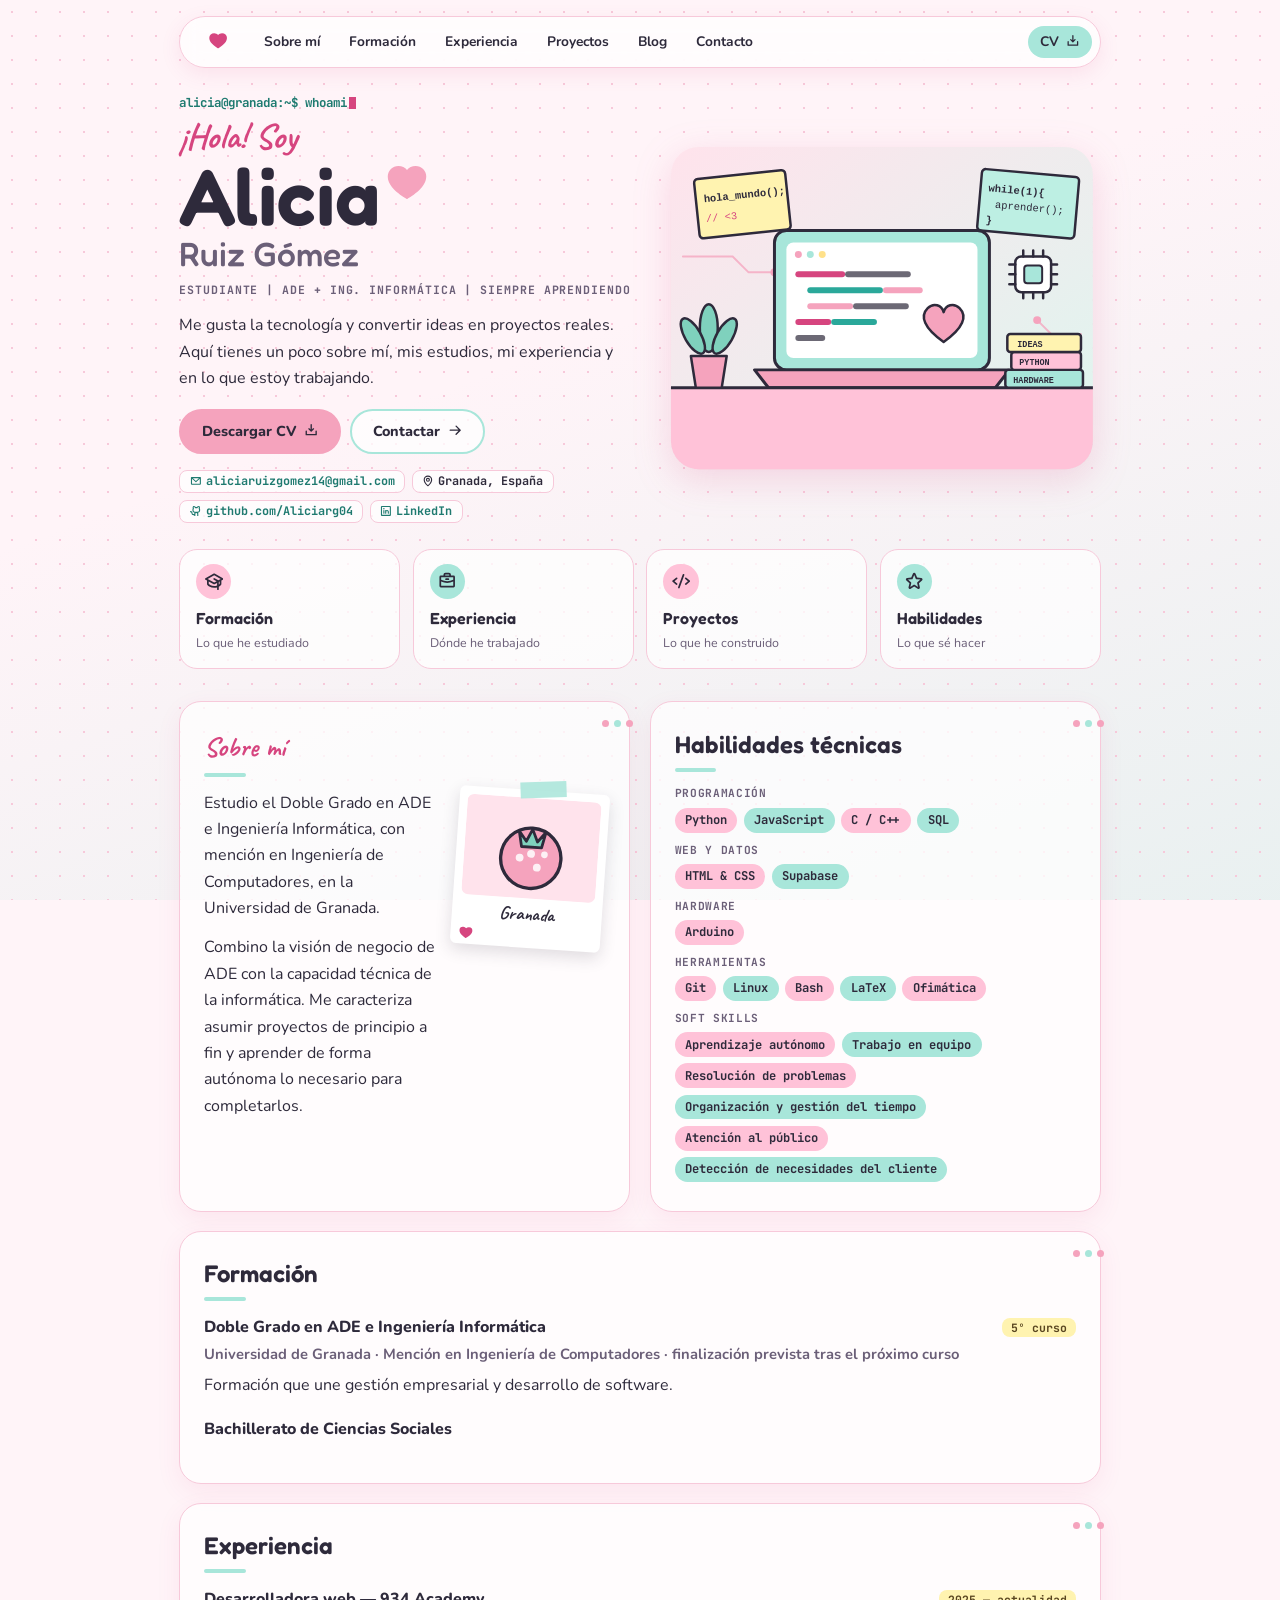
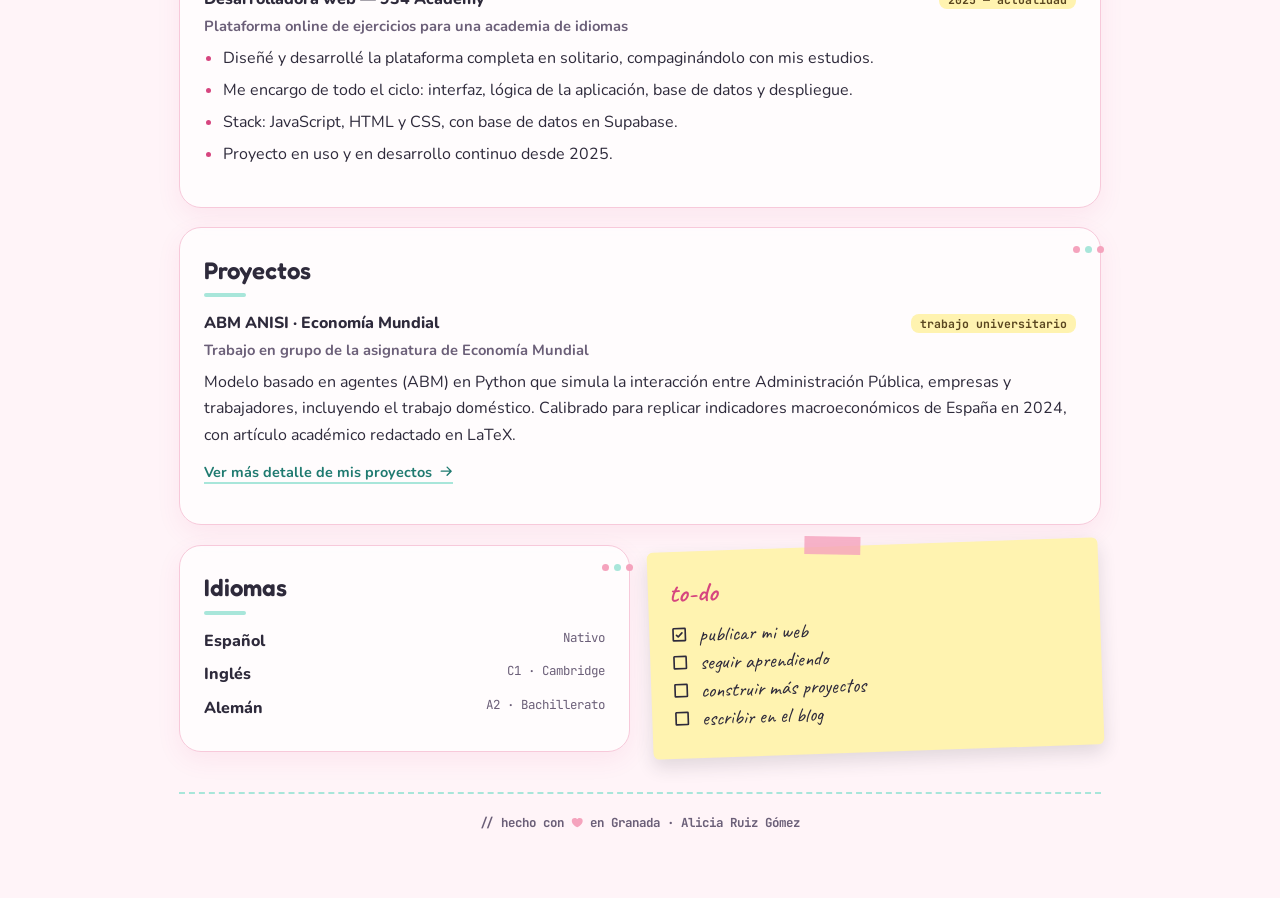
<file: index.html>
<!DOCTYPE html>
<html lang="es"><head><meta charset="UTF-8"><meta name="viewport" content="width=device-width, initial-scale=1, viewport-fit=cover">
<title>Alicia Ruiz Gómez · CV</title><meta name="description" content="Estudiante del Doble Grado en ADE e Ingeniería Informática (mención en Ingeniería de Computadores), UGR. Desarrolladora web. Granada."><meta name="color-scheme" content="light">
<link rel="preconnect" href="https://fonts.googleapis.com"><link rel="preconnect" href="https://fonts.gstatic.com" crossorigin><link href="https://fonts.googleapis.com/css2?family=Caveat:wght@600;700&family=Fredoka:wght@500;600&family=JetBrains+Mono:wght@500;700&family=Nunito:wght@400;600;700;800&display=swap" rel="stylesheet"><link rel="stylesheet" href="style.css"></head><body><div class="wrap">
<nav class="bar" aria-label="Principal"><a href="index.html" class="logo"><svg stroke="currentColor" fill="currentColor" stroke-width="0" viewBox="0 0 256 256" aria-hidden="true" focusable="false" height="1em" width="1em" xmlns="http://www.w3.org/2000/svg"><path d="M240,102c0,70-103.79,126.66-108.21,129a8,8,0,0,1-7.58,0C119.79,228.66,16,172,16,102A62.07,62.07,0,0,1,78,40c20.65,0,38.73,8.88,50,23.89C139.27,48.88,157.35,40,178,40A62.07,62.07,0,0,1,240,102Z"></path></svg></a><a href="index.html#sobre-mi">Sobre mí</a><a href="index.html#formacion">Formación</a><a href="index.html#experiencia">Experiencia</a><a href="proyectos.html">Proyectos</a><a href="blog.html">Blog</a><a href="contacto.html">Contacto</a><a class="cta" href="CV_Alicia_Ruiz_Gomez.pdf" download>CV <svg stroke="currentColor" fill="currentColor" stroke-width="0" viewBox="0 0 256 256" aria-hidden="true" focusable="false" height="1em" width="1em" xmlns="http://www.w3.org/2000/svg"><path d="M228,144v64a12,12,0,0,1-12,12H40a12,12,0,0,1-12-12V144a12,12,0,0,1,24,0v52H204V144a12,12,0,0,1,24,0Zm-108.49,8.49a12,12,0,0,0,17,0l40-40a12,12,0,0,0-17-17L140,115V32a12,12,0,0,0-24,0v83L96.49,95.51a12,12,0,0,0-17,17Z"></path></svg></a></nav>
<header class="hero"><div class="hero-text">
<p class="term">alicia@granada:~$ whoami<span class="cursor"></span></p>
<p class="hi">¡Hola! Soy</p>
<h1>Alicia<span class="heart"><svg stroke="currentColor" fill="currentColor" stroke-width="0" viewBox="0 0 256 256" aria-hidden="true" focusable="false" height="1em" width="1em" xmlns="http://www.w3.org/2000/svg"><path d="M240,102c0,70-103.79,126.66-108.21,129a8,8,0,0,1-7.58,0C119.79,228.66,16,172,16,102A62.07,62.07,0,0,1,78,40c20.65,0,38.73,8.88,50,23.89C139.27,48.88,157.35,40,178,40A62.07,62.07,0,0,1,240,102Z"></path></svg></span><span class="sn">Ruiz Gómez</span></h1>
<p class="role">ESTUDIANTE | ADE + ING. INFORMÁTICA | SIEMPRE APRENDIENDO</p>
<p class="print-only">Doble Grado en ADE e Ingeniería Informática · Mención en Ingeniería de Computadores · Universidad de Granada</p>
<p class="lead">Me gusta la tecnología y convertir ideas en proyectos reales. Aquí tienes un poco sobre mí, mis estudios, mi experiencia y en lo que estoy trabajando.</p>
<div class="btns"><a class="btn" href="CV_Alicia_Ruiz_Gomez.pdf" download>Descargar CV <svg stroke="currentColor" fill="currentColor" stroke-width="0" viewBox="0 0 256 256" aria-hidden="true" focusable="false" height="1em" width="1em" xmlns="http://www.w3.org/2000/svg"><path d="M228,144v64a12,12,0,0,1-12,12H40a12,12,0,0,1-12-12V144a12,12,0,0,1,24,0v52H204V144a12,12,0,0,1,24,0Zm-108.49,8.49a12,12,0,0,0,17,0l40-40a12,12,0,0,0-17-17L140,115V32a12,12,0,0,0-24,0v83L96.49,95.51a12,12,0,0,0-17,17Z"></path></svg></a><a class="btn o" href="contacto.html">Contactar <svg stroke="currentColor" fill="currentColor" stroke-width="0" viewBox="0 0 256 256" aria-hidden="true" focusable="false" height="1em" width="1em" xmlns="http://www.w3.org/2000/svg"><path d="M224.49,136.49l-72,72a12,12,0,0,1-17-17L187,140H40a12,12,0,0,1,0-24H187L135.51,64.48a12,12,0,0,1,17-17l72,72A12,12,0,0,1,224.49,136.49Z"></path></svg></a></div>
<div class="meta"><a href="mailto:aliciaruizgomez14@gmail.com"><svg stroke="currentColor" fill="currentColor" stroke-width="0" viewBox="0 0 256 256" aria-hidden="true" focusable="false" height="1em" width="1em" xmlns="http://www.w3.org/2000/svg"><path d="M224,44H32A12,12,0,0,0,20,56V192a20,20,0,0,0,20,20H216a20,20,0,0,0,20-20V56A12,12,0,0,0,224,44ZM193.15,68,128,127.72,62.85,68ZM44,188V83.28l75.89,69.57a12,12,0,0,0,16.22,0L212,83.28V188Z"></path></svg>aliciaruizgomez14@gmail.com</a><span><svg stroke="currentColor" fill="currentColor" stroke-width="0" viewBox="0 0 256 256" aria-hidden="true" focusable="false" height="1em" width="1em" xmlns="http://www.w3.org/2000/svg"><path d="M128,60a44,44,0,1,0,44,44A44.05,44.05,0,0,0,128,60Zm0,64a20,20,0,1,1,20-20A20,20,0,0,1,128,124Zm0-112a92.1,92.1,0,0,0-92,92c0,77.36,81.64,135.4,85.12,137.83a12,12,0,0,0,13.76,0,259,259,0,0,0,42.18-39C205.15,170.57,220,136.37,220,104A92.1,92.1,0,0,0,128,12Zm31.3,174.71A249.35,249.35,0,0,1,128,216.89a249.35,249.35,0,0,1-31.3-30.18C80,167.37,60,137.31,60,104a68,68,0,0,1,136,0C196,137.31,176,167.37,159.3,186.71Z"></path></svg>Granada, España</span><a href="https://github.com/Aliciarg04" target="_blank" rel="noopener"><svg stroke="currentColor" fill="currentColor" stroke-width="0" viewBox="0 0 256 256" aria-hidden="true" focusable="false" height="1em" width="1em" xmlns="http://www.w3.org/2000/svg"><path d="M212.62,75.17A63.7,63.7,0,0,0,206.39,26,12,12,0,0,0,196,20a63.71,63.71,0,0,0-50,24H126A63.71,63.71,0,0,0,76,20a12,12,0,0,0-10.39,6,63.7,63.7,0,0,0-6.23,49.17A61.5,61.5,0,0,0,52,104v8a60.1,60.1,0,0,0,45.76,58.28A43.66,43.66,0,0,0,92,192v4H76a20,20,0,0,1-20-20,44.05,44.05,0,0,0-44-44,12,12,0,0,0,0,24,20,20,0,0,1,20,20,44.05,44.05,0,0,0,44,44H92v12a12,12,0,0,0,24,0V192a20,20,0,0,1,40,0v40a12,12,0,0,0,24,0V192a43.66,43.66,0,0,0-5.76-21.72A60.1,60.1,0,0,0,220,112v-8A61.5,61.5,0,0,0,212.62,75.17ZM196,112a36,36,0,0,1-36,36H112a36,36,0,0,1-36-36v-8a37.87,37.87,0,0,1,6.13-20.12,11.65,11.65,0,0,0,1.58-11.49,39.9,39.9,0,0,1-.4-27.72,39.87,39.87,0,0,1,26.41,17.8A12,12,0,0,0,119.82,68h32.35a12,12,0,0,0,10.11-5.53,39.84,39.84,0,0,1,26.41-17.8,39.9,39.9,0,0,1-.4,27.72,12,12,0,0,0,1.61,11.53A37.85,37.85,0,0,1,196,104Z"></path></svg>github.com/Aliciarg04</a><a href="https://www.linkedin.com/in/alicia-ruiz-g%C3%B3mez-1591bb43b/" target="_blank" rel="noopener"><svg stroke="currentColor" fill="currentColor" stroke-width="0" viewBox="0 0 256 256" aria-hidden="true" focusable="false" height="1em" width="1em" xmlns="http://www.w3.org/2000/svg"><path d="M216,20H40A20,20,0,0,0,20,40V216a20,20,0,0,0,20,20H216a20,20,0,0,0,20-20V40A20,20,0,0,0,216,20Zm-4,192H44V44H212ZM112,176V120a12,12,0,0,1,21.43-7.41A40,40,0,0,1,192,148v28a12,12,0,0,1-24,0V148a16,16,0,0,0-32,0v28a12,12,0,0,1-24,0ZM96,120v56a12,12,0,0,1-24,0V120a12,12,0,0,1,24,0ZM68,80A16,16,0,1,1,84,96,16,16,0,0,1,68,80Z"></path></svg>LinkedIn</a></div>
</div><div class="hero-art"><svg viewBox="0 0 440 340" role="img" aria-label="Ilustración de un portátil con código, libros, una planta y notas adhesivas"><defs><linearGradient id="g" x1="0" y1="0" x2="1" y2="1"><stop offset="0" stop-color="#FFE3EC"/><stop offset="1" stop-color="#DDF6EF"/></linearGradient></defs>
<rect x="8" y="8" width="424" height="324" rx="28" fill="url(#g)"/>
<g fill="none" stroke="#F5A3BD" stroke-width="2" opacity=".75" stroke-linecap="round"><path d="M20 118h50l16 16h22"/><path d="M420 196h-30l-14-14"/><path d="M40 300h60l14-14"/></g><g fill="#F5A3BD"><circle cx="112" cy="134" r="4"/><circle cx="376" cy="182" r="4"/><circle cx="114" cy="286" r="4"/></g>
<g transform="rotate(-6 76 68)"><rect x="34" y="36" width="92" height="60" rx="4" fill="#FFF3B0" stroke="#2E2A3B" stroke-width="2.5"/><text x="42" y="60" font-family="monospace" font-size="10.5" font-weight="700" fill="#2E2A3B">hola_mundo();</text><text x="42" y="80" font-family="monospace" font-size="10.5" fill="#D6457F">// &lt;3</text></g>
<g transform="rotate(5 366 64)"><rect x="318" y="34" width="98" height="62" rx="4" fill="#BDEFE3" stroke="#2E2A3B" stroke-width="2.5"/><text x="326" y="56" font-family="monospace" font-size="10.5" font-weight="700" fill="#2E2A3B">while(1){</text><text x="334" y="72" font-family="monospace" font-size="10.5" fill="#2E2A3B">aprender();</text><text x="326" y="88" font-family="monospace" font-size="10.5" font-weight="700" fill="#2E2A3B">}</text></g>
<rect x="112" y="92" width="216" height="140" rx="12" fill="#A8E6DA" stroke="#2E2A3B" stroke-width="3"/><rect x="124" y="104" width="192" height="116" rx="7" fill="#fff"/>
<circle cx="136" cy="116" r="3.5" fill="#F5A3BD"/><circle cx="148" cy="116" r="3.5" fill="#A8E6DA"/><circle cx="160" cy="116" r="3.5" fill="#FFE18A"/>
<g stroke-linecap="round" stroke-width="6" fill="none"><path d="M136 136h44" stroke="#D6457F"/><path d="M186 136h60" stroke="#2E2A3B" opacity=".7"/><path d="M148 152h70" stroke="#2AA89A"/><path d="M224 152h34" stroke="#F5A3BD"/><path d="M148 168h40" stroke="#F5A3BD"/><path d="M194 168h50" stroke="#2E2A3B" opacity=".7"/><path d="M136 184h30" stroke="#D6457F"/><path d="M172 184h40" stroke="#2AA89A"/><path d="M136 200h24" stroke="#2E2A3B" opacity=".7"/></g>
<path d="M282 204C262 190 258 178 266 170C272 164 280 167 282 174C284 167 292 164 298 170C306 178 302 190 282 204Z" fill="#F5A3BD" stroke="#2E2A3B" stroke-width="2.5" stroke-linejoin="round"/>
<path d="M92 232h256l-14 18H106z" fill="#F5A3BD" stroke="#2E2A3B" stroke-width="3" stroke-linejoin="round"/>
<path d="M8 250h424v54a28 28 0 0 1-28 28H36a28 28 0 0 1-28-28z" fill="#FFC2D8"/><path d="M8 250h424" stroke="#2E2A3B" stroke-width="3"/>
<g stroke="#2E2A3B" stroke-width="2.5"><rect x="344" y="232" width="78" height="18" rx="3" fill="#A8E6DA"/><rect x="350" y="214" width="70" height="18" rx="3" fill="#FFC2D8"/><rect x="346" y="196" width="74" height="18" rx="3" fill="#FFF3B0"/></g>
<g font-family="monospace" font-size="8.5" font-weight="700" fill="#2E2A3B"><text x="352" y="245">HARDWARE</text><text x="358" y="227">PYTHON</text><text x="356" y="209">IDEAS</text></g>
<path d="M28 218h36l-5 32H33z" fill="#F5A3BD" stroke="#2E2A3B" stroke-width="2.5" stroke-linejoin="round"/>
<g fill="#7FD1BD" stroke="#2E2A3B" stroke-width="2.5"><ellipse cx="46" cy="190" rx="9" ry="24"/><ellipse cx="30" cy="198" rx="8" ry="20" transform="rotate(-30 30 198)"/><ellipse cx="62" cy="198" rx="8" ry="20" transform="rotate(30 62 198)"/></g>
<g transform="translate(348 112)"><rect x="6" y="6" width="36" height="36" rx="6" fill="#fff" stroke="#2E2A3B" stroke-width="2.5"/><rect x="15" y="15" width="18" height="18" rx="3" fill="#A8E6DA" stroke="#2E2A3B" stroke-width="2"/><path d="M14 0v6M24 0v6M34 0v6M14 42v6M24 42v6M34 42v6M0 14h6M0 24h6M0 34h6M42 14h6M42 24h6M42 34h6" stroke="#2E2A3B" stroke-width="2.5" stroke-linecap="round"/></g></svg></div></header>
<div class="quick"><a href="#formacion"><span class="ic"><svg stroke="currentColor" fill="currentColor" stroke-width="0" viewBox="0 0 256 256" aria-hidden="true" focusable="false" height="1em" width="1em" xmlns="http://www.w3.org/2000/svg"><path d="M249.8,85.49l-116-64a12,12,0,0,0-11.6,0l-116,64a12,12,0,0,0,0,21l21.8,12v47.76a19.89,19.89,0,0,0,5.09,13.32C46.63,194.7,77,220,128,220a136.88,136.88,0,0,0,40-5.75V240a12,12,0,0,0,24,0V204.12a119.53,119.53,0,0,0,30.91-24.51A19.89,19.89,0,0,0,228,166.29V118.53l21.8-12a12,12,0,0,0,0-21ZM128,45.71,219.16,96,186,114.3a1.88,1.88,0,0,1-.18-.12l-52-28.69a12,12,0,0,0-11.6,21l39,21.49L128,146.3,36.84,96ZM128,196c-40.42,0-64.65-19.07-76-31.27v-33l70.2,38.74a12,12,0,0,0,11.6,0L168,151.64v37.23A110.46,110.46,0,0,1,128,196Zm76-31.27a93.21,93.21,0,0,1-12,10.81V138.39l12-6.62Z"></path></svg></span><b>Formación</b><small>Lo que he estudiado</small></a><a href="#experiencia"><span class="ic"><svg stroke="currentColor" fill="currentColor" stroke-width="0" viewBox="0 0 256 256" aria-hidden="true" focusable="false" height="1em" width="1em" xmlns="http://www.w3.org/2000/svg"><path d="M100,100a12,12,0,0,1,12-12h32a12,12,0,0,1,0,24H112A12,12,0,0,1,100,100ZM236,68V196a20,20,0,0,1-20,20H40a20,20,0,0,1-20-20V68A20,20,0,0,1,40,48H76V40a28,28,0,0,1,28-28h48a28,28,0,0,1,28,28v8h36A20,20,0,0,1,236,68ZM100,48h56V40a4,4,0,0,0-4-4H104a4,4,0,0,0-4,4ZM44,72v35.23A180.06,180.06,0,0,0,128,128a180,180,0,0,0,84-20.78V72ZM212,192V133.94A204.27,204.27,0,0,1,128,152a204.21,204.21,0,0,1-84-18.06V192Z"></path></svg></span><b>Experiencia</b><small>Dónde he trabajado</small></a><a href="proyectos.html"><span class="ic"><svg stroke="currentColor" fill="currentColor" stroke-width="0" viewBox="0 0 256 256" aria-hidden="true" focusable="false" height="1em" width="1em" xmlns="http://www.w3.org/2000/svg"><path d="M71.68,97.22,34.74,128l36.94,30.78a12,12,0,1,1-15.36,18.44l-48-40a12,12,0,0,1,0-18.44l48-40A12,12,0,0,1,71.68,97.22Zm176,21.56-48-40a12,12,0,1,0-15.36,18.44L221.26,128l-36.94,30.78a12,12,0,1,0,15.36,18.44l48-40a12,12,0,0,0,0-18.44ZM164.1,28.72a12,12,0,0,0-15.38,7.18l-64,176a12,12,0,0,0,7.18,15.37A11.79,11.79,0,0,0,96,228a12,12,0,0,0,11.28-7.9l64-176A12,12,0,0,0,164.1,28.72Z"></path></svg></span><b>Proyectos</b><small>Lo que he construido</small></a><a href="#skills"><span class="ic"><svg stroke="currentColor" fill="currentColor" stroke-width="0" viewBox="0 0 256 256" aria-hidden="true" focusable="false" height="1em" width="1em" xmlns="http://www.w3.org/2000/svg"><path d="M243,96a20.33,20.33,0,0,0-17.74-14l-56.59-4.57L146.83,24.62a20.36,20.36,0,0,0-37.66,0L87.35,77.44,30.76,82A20.45,20.45,0,0,0,19.1,117.88l43.18,37.24-13.2,55.7A20.37,20.37,0,0,0,79.57,233L128,203.19,176.43,233a20.39,20.39,0,0,0,30.49-22.15l-13.2-55.7,43.18-37.24A20.43,20.43,0,0,0,243,96ZM172.53,141.7a12,12,0,0,0-3.84,11.86L181.58,208l-47.29-29.08a12,12,0,0,0-12.58,0L74.42,208l12.89-54.4a12,12,0,0,0-3.84-11.86L41.2,105.24l55.4-4.47a12,12,0,0,0,10.13-7.38L128,41.89l21.27,51.5a12,12,0,0,0,10.13,7.38l55.4,4.47Z"></path></svg></span><b>Habilidades</b><small>Lo que sé hacer</small></a></div>
<div class="grid"><section class="card dots" id="sobre-mi"><h2><span class="hand">Sobre mí</span></h2><div class="about"><div><p>Estudio el Doble Grado en ADE e Ingeniería Informática, con mención en Ingeniería de Computadores, en la Universidad de Granada.</p><p>Combino la visión de negocio de ADE con la capacidad técnica de la informática. Me caracteriza asumir proyectos de principio a fin y aprender de forma autónoma lo necesario para completarlos.</p></div><div class="postal"><svg viewBox="0 0 120 90" aria-hidden="true"><rect width="120" height="90" rx="6" fill="#FFE3EC"/><circle cx="60" cy="54" r="27" fill="#F5A3BD" stroke="#2E2A3B" stroke-width="3"/><path d="M48 30l7 9 5-11 5 11 7-9-3 14H51z" fill="#7FD1BD" stroke="#2E2A3B" stroke-width="2.5" stroke-linejoin="round"/><circle cx="50" cy="54" r="3.5" fill="#fff" opacity=".85"/><circle cx="66" cy="62" r="3.5" fill="#fff" opacity=".85"/><circle cx="60" cy="50" r="3.5" fill="#fff" opacity=".85"/><circle cx="72" cy="50" r="3" fill="#fff" opacity=".85"/></svg><span>Granada <svg stroke="currentColor" fill="currentColor" stroke-width="0" viewBox="0 0 256 256" aria-hidden="true" focusable="false" height="1em" width="1em" xmlns="http://www.w3.org/2000/svg"><path d="M240,102c0,70-103.79,126.66-108.21,129a8,8,0,0,1-7.58,0C119.79,228.66,16,172,16,102A62.07,62.07,0,0,1,78,40c20.65,0,38.73,8.88,50,23.89C139.27,48.88,157.35,40,178,40A62.07,62.07,0,0,1,240,102Z"></path></svg></span></div></div></section>
<section class="card dots" id="skills"><h2>Habilidades técnicas</h2><div class="chips-t">PROGRAMACIÓN</div><div class="chips"><span class="chip">Python</span><span class="chip">JavaScript</span><span class="chip">C / C++</span><span class="chip">SQL</span></div><div class="chips-t">WEB Y DATOS</div><div class="chips"><span class="chip">HTML &amp; CSS</span><span class="chip">Supabase</span></div><div class="chips-t">HARDWARE</div><div class="chips"><span class="chip">Arduino</span></div><div class="chips-t">HERRAMIENTAS</div><div class="chips"><span class="chip">Git</span><span class="chip">Linux</span><span class="chip">Bash</span><span class="chip">LaTeX</span><span class="chip">Ofimática</span></div><div class="chips-t">SOFT SKILLS</div><div class="chips"><span class="chip">Aprendizaje autónomo</span><span class="chip">Trabajo en equipo</span><span class="chip">Resolución de problemas</span><span class="chip">Organización y gestión del tiempo</span><span class="chip">Atención al público</span><span class="chip">Detección de necesidades del cliente</span></div></section></div>
<section class="card dots" id="formacion"><h2>Formación</h2><div class="entry"><div class="entry-head"><span class="entry-title">Doble Grado en ADE e Ingeniería Informática</span><span class="entry-when">5º curso</span></div><p class="entry-sub">Universidad de Granada · Mención en Ingeniería de Computadores · finalización prevista tras el próximo curso</p><p>Formación que une gestión empresarial y desarrollo de software.</p></div><div class="entry"><div class="entry-head"><span class="entry-title">Bachillerato de Ciencias Sociales</span></div></div></section>
<section class="card dots" id="experiencia"><h2>Experiencia</h2><div class="entry"><div class="entry-head"><span class="entry-title">Desarrolladora web — 934 Academy</span><span class="entry-when">2025 — actualidad</span></div><p class="entry-sub">Plataforma online de ejercicios para una academia de idiomas</p><ul><li>Diseñé y desarrollé la plataforma completa en solitario, compaginándolo con mis estudios.</li><li>Me encargo de todo el ciclo: interfaz, lógica de la aplicación, base de datos y despliegue.</li><li>Stack: JavaScript, HTML y CSS, con base de datos en Supabase.</li><li>Proyecto en uso y en desarrollo continuo desde 2025.</li></ul></div></section>
<section class="card dots" id="proyectos"><h2>Proyectos</h2><div class="entry"><div class="entry-head"><span class="entry-title">ABM ANISI · Economía Mundial</span><span class="entry-when">trabajo universitario</span></div><p class="entry-sub">Trabajo en grupo de la asignatura de Economía Mundial</p><p>Modelo basado en agentes (ABM) en Python que simula la interacción entre Administración Pública, empresas y trabajadores, incluyendo el trabajo doméstico. Calibrado para replicar indicadores macroeconómicos de España en 2024, con artículo académico redactado en LaTeX.</p><p class="note"><a href="proyectos.html">Ver más detalle de mis proyectos <svg stroke="currentColor" fill="currentColor" stroke-width="0" viewBox="0 0 256 256" aria-hidden="true" focusable="false" height="1em" width="1em" xmlns="http://www.w3.org/2000/svg"><path d="M224.49,136.49l-72,72a12,12,0,0,1-17-17L187,140H40a12,12,0,0,1,0-24H187L135.51,64.48a12,12,0,0,1,17-17l72,72A12,12,0,0,1,224.49,136.49Z"></path></svg></a></p></div></section>
<div class="grid"><section class="card dots"><h2>Idiomas</h2><div class="lang-row"><span>Español</span><span>Nativo</span></div><div class="lang-row"><span>Inglés</span><span>C1 · Cambridge</span></div><div class="lang-row"><span>Alemán</span><span>A2 · Bachillerato</span></div></section>
<aside class="sticky"><h3>to-do</h3><ul><li><svg stroke="currentColor" fill="currentColor" stroke-width="0" viewBox="0 0 256 256" aria-hidden="true" focusable="false" height="1em" width="1em" xmlns="http://www.w3.org/2000/svg"><path d="M79.51,144.49a12,12,0,1,1,17-17L112,143l47.51-47.52a12,12,0,0,1,17,17l-56,56a12,12,0,0,1-17,0ZM228,48V208a20,20,0,0,1-20,20H48a20,20,0,0,1-20-20V48A20,20,0,0,1,48,28H208A20,20,0,0,1,228,48Zm-24,4H52V204H204Z"></path></svg> publicar mi web</li><li><svg stroke="currentColor" fill="currentColor" stroke-width="0" viewBox="0 0 256 256" aria-hidden="true" focusable="false" height="1em" width="1em" xmlns="http://www.w3.org/2000/svg"><path d="M208,28H48A20,20,0,0,0,28,48V208a20,20,0,0,0,20,20H208a20,20,0,0,0,20-20V48A20,20,0,0,0,208,28Zm-4,176H52V52H204Z"></path></svg> seguir aprendiendo</li><li><svg stroke="currentColor" fill="currentColor" stroke-width="0" viewBox="0 0 256 256" aria-hidden="true" focusable="false" height="1em" width="1em" xmlns="http://www.w3.org/2000/svg"><path d="M208,28H48A20,20,0,0,0,28,48V208a20,20,0,0,0,20,20H208a20,20,0,0,0,20-20V48A20,20,0,0,0,208,28Zm-4,176H52V52H204Z"></path></svg> construir más proyectos</li><li><svg stroke="currentColor" fill="currentColor" stroke-width="0" viewBox="0 0 256 256" aria-hidden="true" focusable="false" height="1em" width="1em" xmlns="http://www.w3.org/2000/svg"><path d="M208,28H48A20,20,0,0,0,28,48V208a20,20,0,0,0,20,20H208a20,20,0,0,0,20-20V48A20,20,0,0,0,208,28Zm-4,176H52V52H204Z"></path></svg> escribir en el blog</li></ul></aside></div>
<footer>// hecho con <svg stroke="currentColor" fill="currentColor" stroke-width="0" viewBox="0 0 256 256" aria-hidden="true" focusable="false" height="1em" width="1em" xmlns="http://www.w3.org/2000/svg"><path d="M240,102c0,70-103.79,126.66-108.21,129a8,8,0,0,1-7.58,0C119.79,228.66,16,172,16,102A62.07,62.07,0,0,1,78,40c20.65,0,38.73,8.88,50,23.89C139.27,48.88,157.35,40,178,40A62.07,62.07,0,0,1,240,102Z"></path></svg> en Granada · Alicia Ruiz Gómez</footer></div></body></html>
</file>
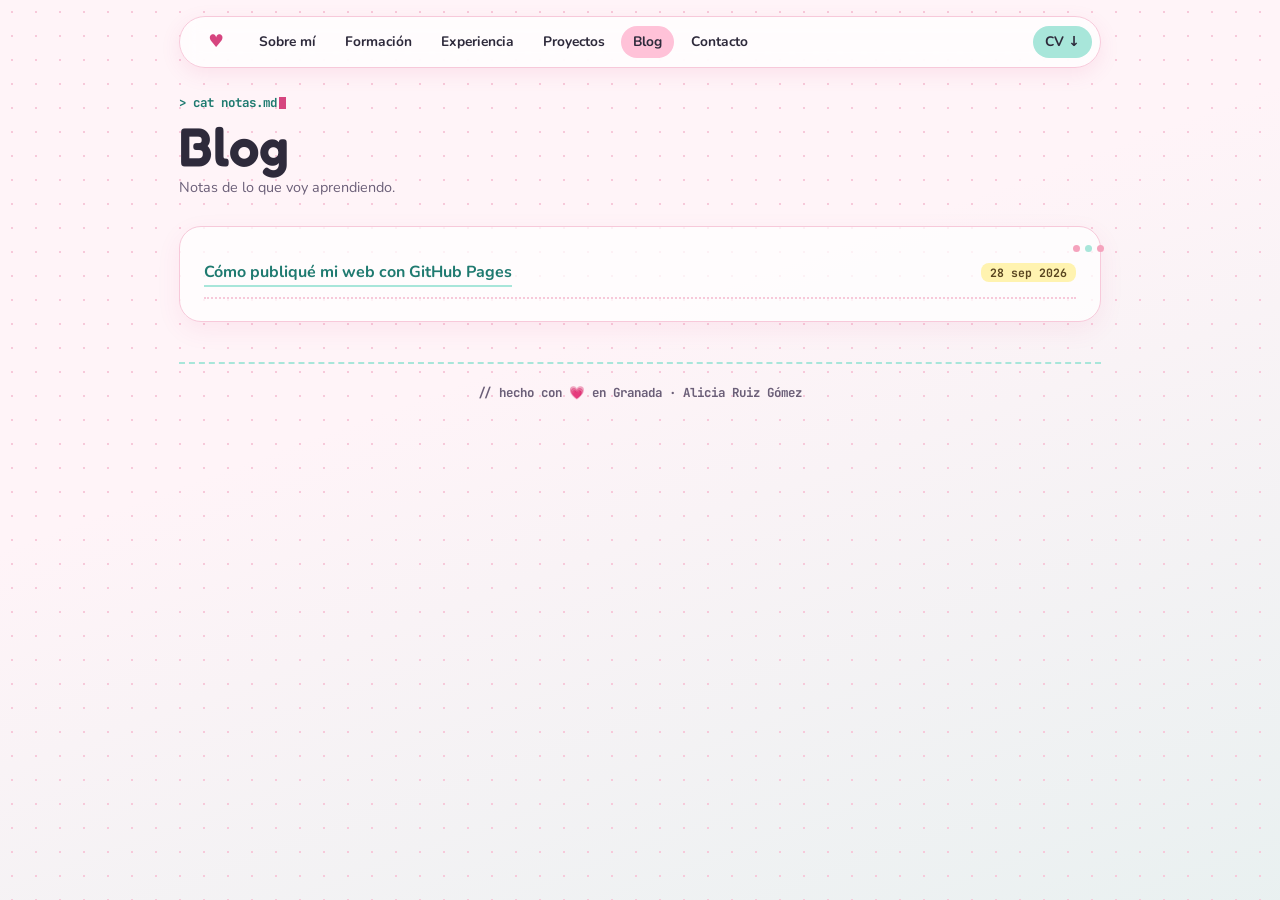
<file: blog.html>
<!DOCTYPE html>
<html lang="es"><head><meta charset="UTF-8"><meta name="viewport" content="width=device-width, initial-scale=1, viewport-fit=cover">
<title>Blog · Alicia Ruiz Gómez</title><meta name="description" content="Notas de lo que voy aprendiendo."><meta name="color-scheme" content="light dark">
<link rel="preconnect" href="https://fonts.googleapis.com"><link rel="preconnect" href="https://fonts.gstatic.com" crossorigin><link href="https://fonts.googleapis.com/css2?family=Caveat:wght@600;700&family=Fredoka:wght@500;600&family=JetBrains+Mono:wght@500;700&family=Nunito:wght@400;600;700;800&display=swap" rel="stylesheet"><link rel="stylesheet" href="style.css"></head><body><div class="wrap">
<nav class="bar" aria-label="Principal"><a href="index.html" class="logo">♥</a><a href="index.html#sobre-mi">Sobre mí</a><a href="index.html#formacion">Formación</a><a href="index.html#experiencia">Experiencia</a><a href="proyectos.html">Proyectos</a><a href="blog.html" aria-current="page">Blog</a><a href="contacto.html">Contacto</a><a class="cta" href="CV_Alicia_Ruiz_Gomez.pdf" download>CV ↓</a></nav>
<header class="page-h"><p class="term">&gt; cat notas.md<span class="cursor"></span></p><h1>Blog</h1><p class="note">Notas de lo que voy aprendiendo.</p></header><section class="card dots"><ul class="posts"><li><a href="nota-github-pages.html">Cómo publiqué mi web con GitHub Pages</a><span class="entry-when">28 sep 2026</span></li></ul></section>
<footer>// hecho con 💗 en Granada · Alicia Ruiz Gómez</footer></div></body></html>
</file>
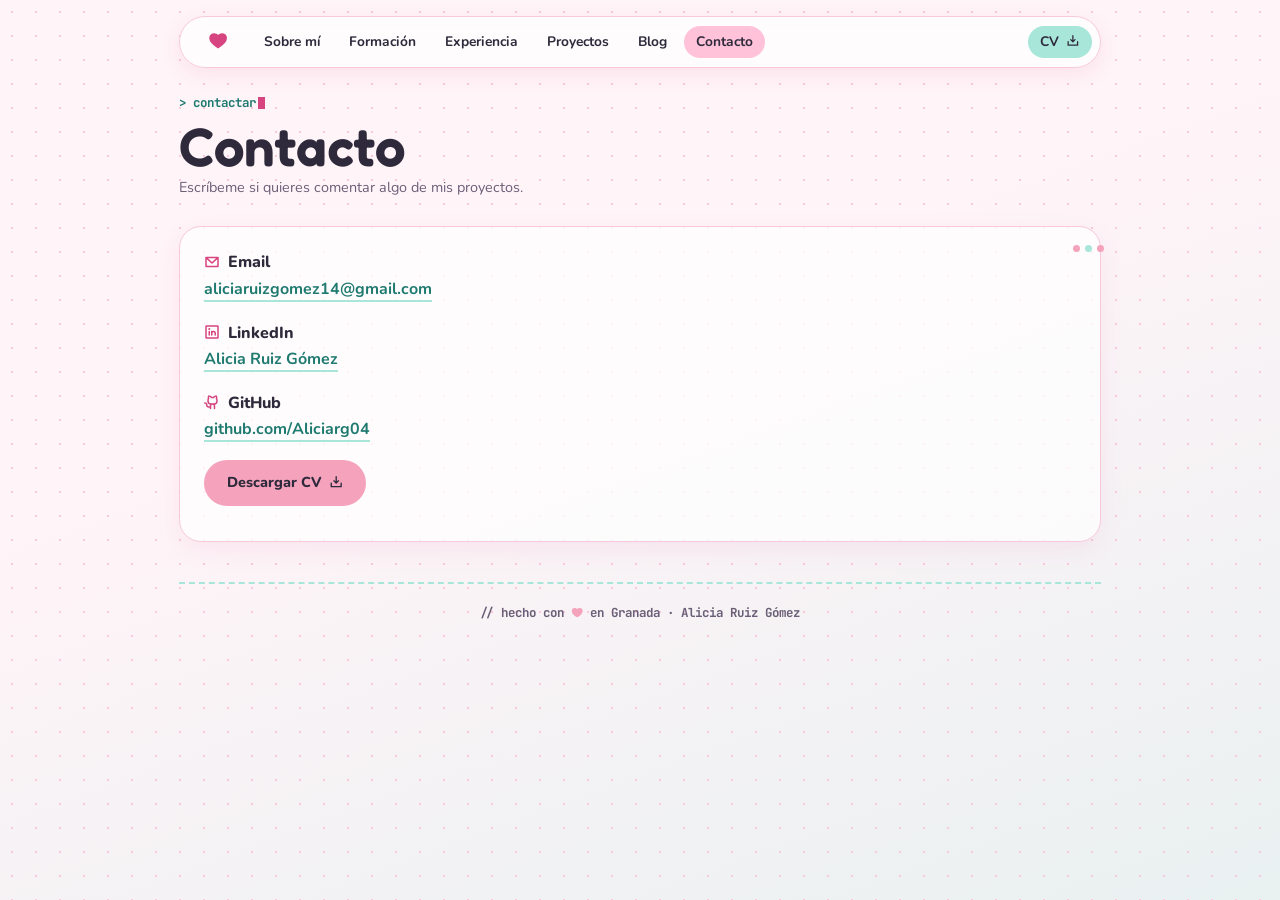
<file: contacto.html>
<!DOCTYPE html>
<html lang="es"><head><meta charset="UTF-8"><meta name="viewport" content="width=device-width, initial-scale=1, viewport-fit=cover">
<title>Contacto · Alicia Ruiz Gómez</title><meta name="description" content="Cómo contactar con Alicia Ruiz Gómez."><meta name="color-scheme" content="light">
<link rel="preconnect" href="https://fonts.googleapis.com"><link rel="preconnect" href="https://fonts.gstatic.com" crossorigin><link href="https://fonts.googleapis.com/css2?family=Caveat:wght@600;700&family=Fredoka:wght@500;600&family=JetBrains+Mono:wght@500;700&family=Nunito:wght@400;600;700;800&display=swap" rel="stylesheet"><link rel="stylesheet" href="style.css"></head><body><div class="wrap">
<nav class="bar" aria-label="Principal"><a href="index.html" class="logo"><svg stroke="currentColor" fill="currentColor" stroke-width="0" viewBox="0 0 256 256" aria-hidden="true" focusable="false" height="1em" width="1em" xmlns="http://www.w3.org/2000/svg"><path d="M240,102c0,70-103.79,126.66-108.21,129a8,8,0,0,1-7.58,0C119.79,228.66,16,172,16,102A62.07,62.07,0,0,1,78,40c20.65,0,38.73,8.88,50,23.89C139.27,48.88,157.35,40,178,40A62.07,62.07,0,0,1,240,102Z"></path></svg></a><a href="index.html#sobre-mi">Sobre mí</a><a href="index.html#formacion">Formación</a><a href="index.html#experiencia">Experiencia</a><a href="proyectos.html">Proyectos</a><a href="blog.html">Blog</a><a href="contacto.html" aria-current="page">Contacto</a><a class="cta" href="CV_Alicia_Ruiz_Gomez.pdf" download>CV <svg stroke="currentColor" fill="currentColor" stroke-width="0" viewBox="0 0 256 256" aria-hidden="true" focusable="false" height="1em" width="1em" xmlns="http://www.w3.org/2000/svg"><path d="M228,144v64a12,12,0,0,1-12,12H40a12,12,0,0,1-12-12V144a12,12,0,0,1,24,0v52H204V144a12,12,0,0,1,24,0Zm-108.49,8.49a12,12,0,0,0,17,0l40-40a12,12,0,0,0-17-17L140,115V32a12,12,0,0,0-24,0v83L96.49,95.51a12,12,0,0,0-17,17Z"></path></svg></a></nav>
<header class="page-h"><p class="term">&gt; contactar<span class="cursor"></span></p><h1>Contacto</h1><p class="note">Escríbeme si quieres comentar algo de mis proyectos.</p></header><section class="card dots"><div class="entry"><span class="entry-title"><svg stroke="currentColor" fill="currentColor" stroke-width="0" viewBox="0 0 256 256" aria-hidden="true" focusable="false" height="1em" width="1em" xmlns="http://www.w3.org/2000/svg"><path d="M224,44H32A12,12,0,0,0,20,56V192a20,20,0,0,0,20,20H216a20,20,0,0,0,20-20V56A12,12,0,0,0,224,44ZM193.15,68,128,127.72,62.85,68ZM44,188V83.28l75.89,69.57a12,12,0,0,0,16.22,0L212,83.28V188Z"></path></svg> Email</span><p><a href="mailto:aliciaruizgomez14@gmail.com">aliciaruizgomez14@gmail.com</a></p></div><div class="entry"><span class="entry-title"><svg stroke="currentColor" fill="currentColor" stroke-width="0" viewBox="0 0 256 256" aria-hidden="true" focusable="false" height="1em" width="1em" xmlns="http://www.w3.org/2000/svg"><path d="M216,20H40A20,20,0,0,0,20,40V216a20,20,0,0,0,20,20H216a20,20,0,0,0,20-20V40A20,20,0,0,0,216,20Zm-4,192H44V44H212ZM112,176V120a12,12,0,0,1,21.43-7.41A40,40,0,0,1,192,148v28a12,12,0,0,1-24,0V148a16,16,0,0,0-32,0v28a12,12,0,0,1-24,0ZM96,120v56a12,12,0,0,1-24,0V120a12,12,0,0,1,24,0ZM68,80A16,16,0,1,1,84,96,16,16,0,0,1,68,80Z"></path></svg> LinkedIn</span><p><a href="https://www.linkedin.com/in/alicia-ruiz-g%C3%B3mez-1591bb43b/" target="_blank" rel="noopener">Alicia Ruiz Gómez</a></p></div><div class="entry"><span class="entry-title"><svg stroke="currentColor" fill="currentColor" stroke-width="0" viewBox="0 0 256 256" aria-hidden="true" focusable="false" height="1em" width="1em" xmlns="http://www.w3.org/2000/svg"><path d="M212.62,75.17A63.7,63.7,0,0,0,206.39,26,12,12,0,0,0,196,20a63.71,63.71,0,0,0-50,24H126A63.71,63.71,0,0,0,76,20a12,12,0,0,0-10.39,6,63.7,63.7,0,0,0-6.23,49.17A61.5,61.5,0,0,0,52,104v8a60.1,60.1,0,0,0,45.76,58.28A43.66,43.66,0,0,0,92,192v4H76a20,20,0,0,1-20-20,44.05,44.05,0,0,0-44-44,12,12,0,0,0,0,24,20,20,0,0,1,20,20,44.05,44.05,0,0,0,44,44H92v12a12,12,0,0,0,24,0V192a20,20,0,0,1,40,0v40a12,12,0,0,0,24,0V192a43.66,43.66,0,0,0-5.76-21.72A60.1,60.1,0,0,0,220,112v-8A61.5,61.5,0,0,0,212.62,75.17ZM196,112a36,36,0,0,1-36,36H112a36,36,0,0,1-36-36v-8a37.87,37.87,0,0,1,6.13-20.12,11.65,11.65,0,0,0,1.58-11.49,39.9,39.9,0,0,1-.4-27.72,39.87,39.87,0,0,1,26.41,17.8A12,12,0,0,0,119.82,68h32.35a12,12,0,0,0,10.11-5.53,39.84,39.84,0,0,1,26.41-17.8,39.9,39.9,0,0,1-.4,27.72,12,12,0,0,0,1.61,11.53A37.85,37.85,0,0,1,196,104Z"></path></svg> GitHub</span><p><a href="https://github.com/Aliciarg04" target="_blank" rel="noopener">github.com/Aliciarg04</a></p></div><p><a class="btn" href="CV_Alicia_Ruiz_Gomez.pdf" download style="border-bottom:2px solid var(--pink-mid)">Descargar CV <svg stroke="currentColor" fill="currentColor" stroke-width="0" viewBox="0 0 256 256" aria-hidden="true" focusable="false" height="1em" width="1em" xmlns="http://www.w3.org/2000/svg"><path d="M228,144v64a12,12,0,0,1-12,12H40a12,12,0,0,1-12-12V144a12,12,0,0,1,24,0v52H204V144a12,12,0,0,1,24,0Zm-108.49,8.49a12,12,0,0,0,17,0l40-40a12,12,0,0,0-17-17L140,115V32a12,12,0,0,0-24,0v83L96.49,95.51a12,12,0,0,0-17,17Z"></path></svg></a></p></section>
<footer>// hecho con <svg stroke="currentColor" fill="currentColor" stroke-width="0" viewBox="0 0 256 256" aria-hidden="true" focusable="false" height="1em" width="1em" xmlns="http://www.w3.org/2000/svg"><path d="M240,102c0,70-103.79,126.66-108.21,129a8,8,0,0,1-7.58,0C119.79,228.66,16,172,16,102A62.07,62.07,0,0,1,78,40c20.65,0,38.73,8.88,50,23.89C139.27,48.88,157.35,40,178,40A62.07,62.07,0,0,1,240,102Z"></path></svg> en Granada · Alicia Ruiz Gómez</footer></div></body></html>
</file>
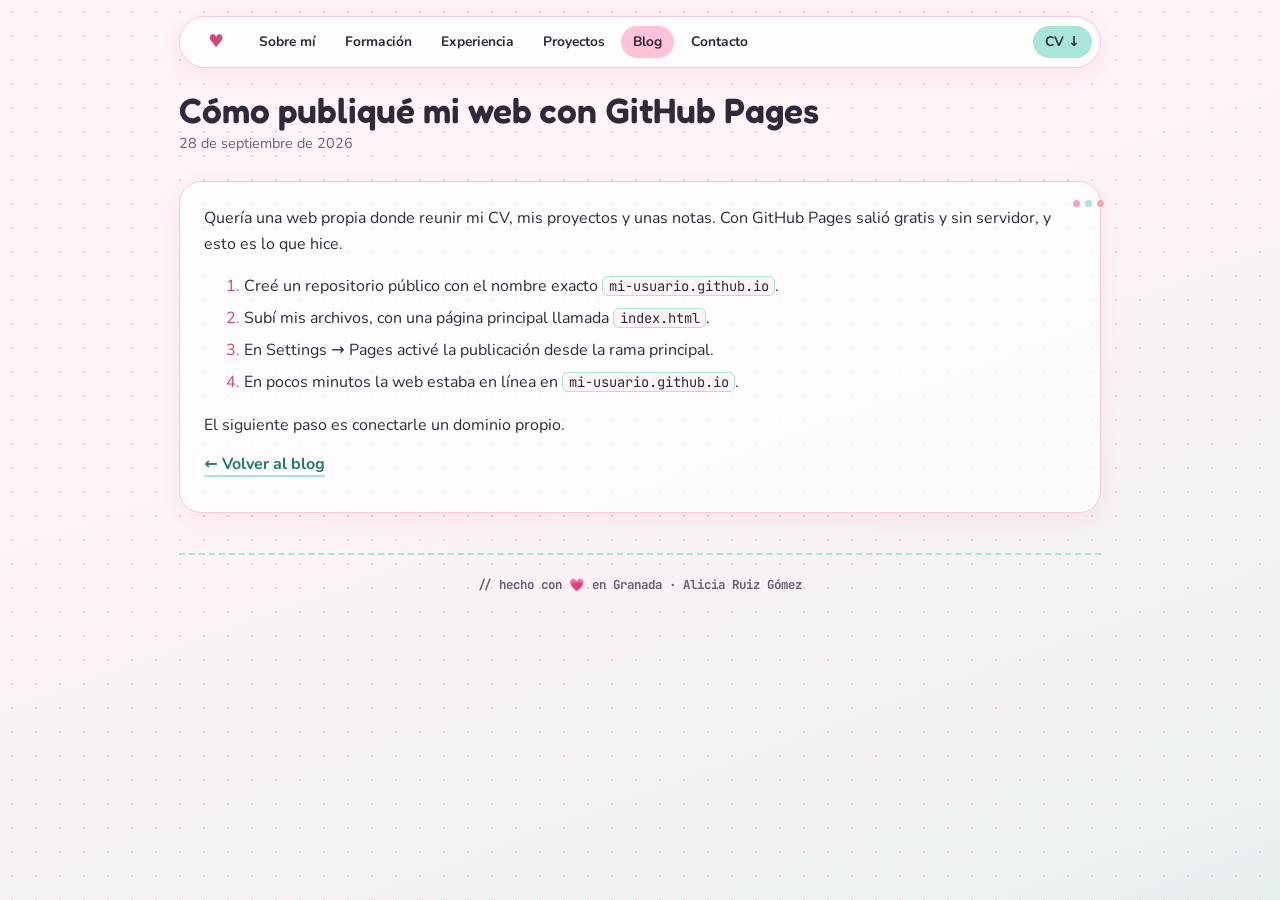
<file: nota-github-pages.html>
<!DOCTYPE html>
<html lang="es"><head><meta charset="UTF-8"><meta name="viewport" content="width=device-width, initial-scale=1, viewport-fit=cover">
<title>Cómo publiqué mi web con GitHub Pages · Alicia Ruiz Gómez</title><meta name="description" content="Los pasos que seguí para publicar mi web personal gratis con GitHub Pages."><meta name="color-scheme" content="light dark">
<link rel="preconnect" href="https://fonts.googleapis.com"><link rel="preconnect" href="https://fonts.gstatic.com" crossorigin><link href="https://fonts.googleapis.com/css2?family=Caveat:wght@600;700&family=Fredoka:wght@500;600&family=JetBrains+Mono:wght@500;700&family=Nunito:wght@400;600;700;800&display=swap" rel="stylesheet"><link rel="stylesheet" href="style.css"></head><body><div class="wrap">
<nav class="bar" aria-label="Principal"><a href="index.html" class="logo">♥</a><a href="index.html#sobre-mi">Sobre mí</a><a href="index.html#formacion">Formación</a><a href="index.html#experiencia">Experiencia</a><a href="proyectos.html">Proyectos</a><a href="blog.html" aria-current="page">Blog</a><a href="contacto.html">Contacto</a><a class="cta" href="CV_Alicia_Ruiz_Gomez.pdf" download>CV ↓</a></nav>
<header class="page-h"><h1 style="font-size:2.2rem">Cómo publiqué mi web con GitHub Pages</h1><p class="note">28 de septiembre de 2026</p></header><section class="card dots"><p>Quería una web propia donde reunir mi CV, mis proyectos y unas notas. Con GitHub Pages salió gratis y sin servidor, y esto es lo que hice.</p><ol><li>Creé un repositorio público con el nombre exacto <code>mi-usuario.github.io</code>.</li><li>Subí mis archivos, con una página principal llamada <code>index.html</code>.</li><li>En Settings → Pages activé la publicación desde la rama principal.</li><li>En pocos minutos la web estaba en línea en <code>mi-usuario.github.io</code>.</li></ol><p>El siguiente paso es conectarle un dominio propio.</p><p><a href="blog.html">← Volver al blog</a></p></section>
<footer>// hecho con 💗 en Granada · Alicia Ruiz Gómez</footer></div></body></html>
</file>
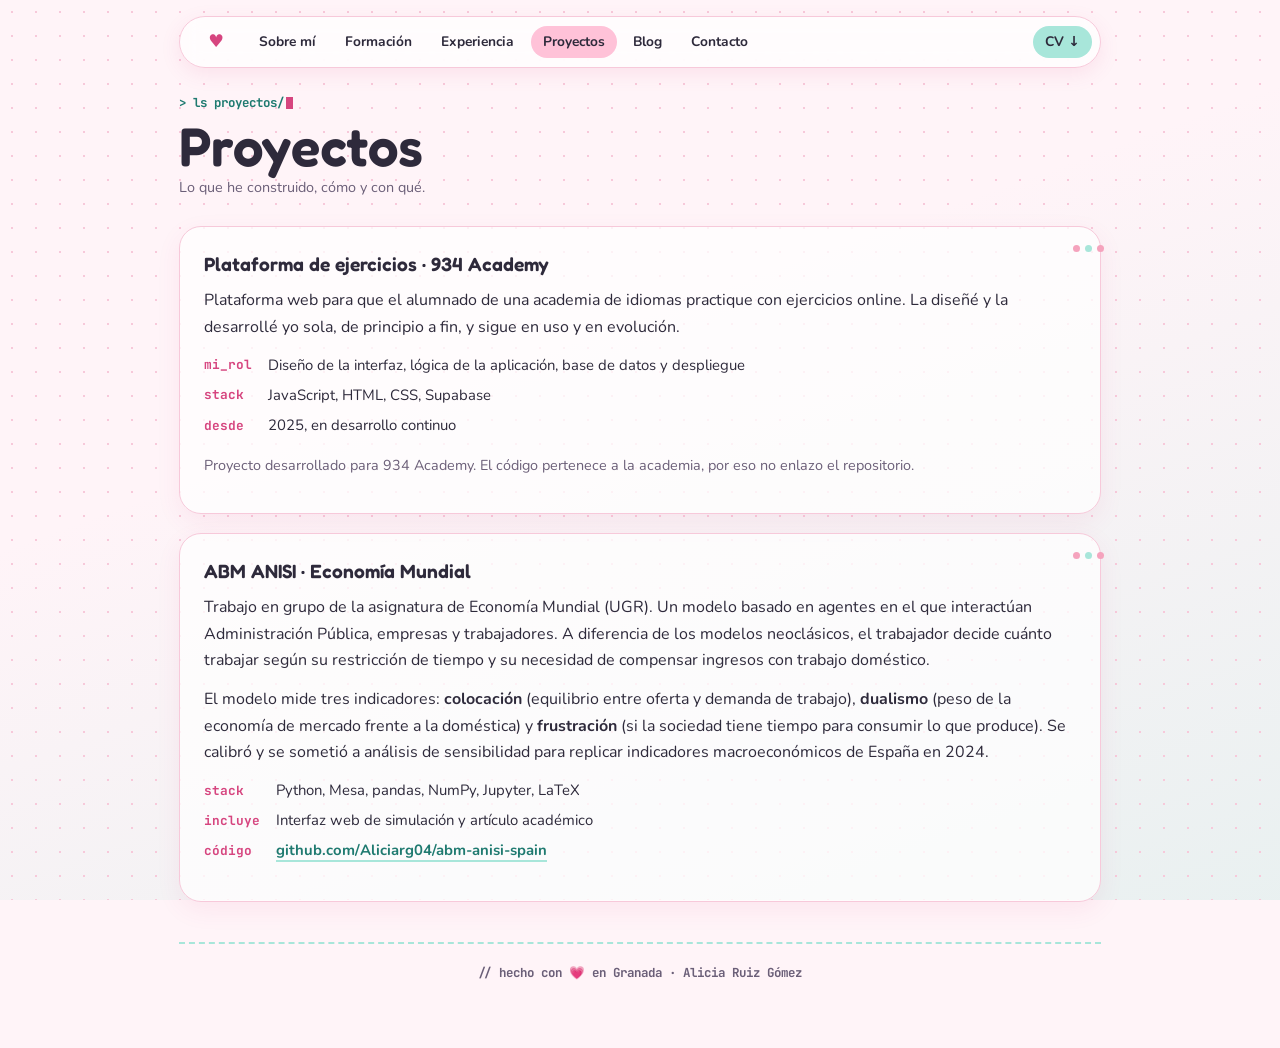
<file: proyectos.html>
<!DOCTYPE html>
<html lang="es"><head><meta charset="UTF-8"><meta name="viewport" content="width=device-width, initial-scale=1, viewport-fit=cover">
<title>Proyectos · Alicia Ruiz Gómez</title><meta name="description" content="Proyectos de Alicia Ruiz Gómez: plataforma web para una academia de idiomas y modelo basado en agentes en Python."><meta name="color-scheme" content="light dark">
<link rel="preconnect" href="https://fonts.googleapis.com"><link rel="preconnect" href="https://fonts.gstatic.com" crossorigin><link href="https://fonts.googleapis.com/css2?family=Caveat:wght@600;700&family=Fredoka:wght@500;600&family=JetBrains+Mono:wght@500;700&family=Nunito:wght@400;600;700;800&display=swap" rel="stylesheet"><link rel="stylesheet" href="style.css"></head><body><div class="wrap">
<nav class="bar" aria-label="Principal"><a href="index.html" class="logo">♥</a><a href="index.html#sobre-mi">Sobre mí</a><a href="index.html#formacion">Formación</a><a href="index.html#experiencia">Experiencia</a><a href="proyectos.html" aria-current="page">Proyectos</a><a href="blog.html">Blog</a><a href="contacto.html">Contacto</a><a class="cta" href="CV_Alicia_Ruiz_Gomez.pdf" download>CV ↓</a></nav>
<header class="page-h"><p class="term">&gt; ls proyectos/<span class="cursor"></span></p><h1>Proyectos</h1><p class="note">Lo que he construido, cómo y con qué.</p></header><section class="card dots"><h3>Plataforma de ejercicios · 934 Academy</h3><p>Plataforma web para que el alumnado de una academia de idiomas practique con ejercicios online. La diseñé y la desarrollé yo sola, de principio a fin, y sigue en uso y en evolución.</p><dl><dt>mi_rol</dt><dd>Diseño de la interfaz, lógica de la aplicación, base de datos y despliegue</dd><dt>stack</dt><dd>JavaScript, HTML, CSS, Supabase</dd><dt>desde</dt><dd>2025, en desarrollo continuo</dd></dl><p class="note">Proyecto desarrollado para 934 Academy. El código pertenece a la academia, por eso no enlazo el repositorio.</p></section><section class="card dots"><h3>ABM ANISI · Economía Mundial</h3><p>Trabajo en grupo de la asignatura de Economía Mundial (UGR). Un modelo basado en agentes en el que interactúan Administración Pública, empresas y trabajadores. A diferencia de los modelos neoclásicos, el trabajador decide cuánto trabajar según su restricción de tiempo y su necesidad de compensar ingresos con trabajo doméstico.</p><p>El modelo mide tres indicadores: <strong>colocación</strong> (equilibrio entre oferta y demanda de trabajo), <strong>dualismo</strong> (peso de la economía de mercado frente a la doméstica) y <strong>frustración</strong> (si la sociedad tiene tiempo para consumir lo que produce). Se calibró y se sometió a análisis de sensibilidad para replicar indicadores macroeconómicos de España en 2024.</p><dl><dt>stack</dt><dd>Python, Mesa, pandas, NumPy, Jupyter, LaTeX</dd><dt>incluye</dt><dd>Interfaz web de simulación y artículo académico</dd><dt>código</dt><dd><a href="https://github.com/Aliciarg04/abm-anisi-spain" target="_blank" rel="noopener">github.com/Aliciarg04/abm-anisi-spain</a></dd></dl></section>
<footer>// hecho con 💗 en Granada · Alicia Ruiz Gómez</footer></div></body></html>
</file>
<file: style.css>
:root{
  --bg:#FFF4F8; --glass:rgba(255,255,255,.74); --line:#F7C9DA; --ink:#2E2A3B; --ink-soft:#6B5F78;
  --pink:#FFC2D8; --pink-mid:#F5A3BD; --pink-deep:#D6457F; --mint:#A8E6DA; --mint-deep:#1F7A70; --sun:#FFF3B0;
  --mono:'JetBrains Mono',ui-monospace,Menlo,Consolas,monospace; --hand:'Caveat','Comic Sans MS',cursive;
  box-sizing:border-box; padding-top:env(safe-area-inset-top,0px); padding-bottom:env(safe-area-inset-bottom,0px);
}

*{box-sizing:border-box}
html{scroll-behavior:smooth;scroll-padding-top:5rem}
body{margin:0;color:var(--ink);font-family:'Nunito',system-ui,sans-serif;line-height:1.65;-webkit-font-smoothing:antialiased;
  background-color:var(--bg);background-image:radial-gradient(var(--line) 1.4px,transparent 1.4px),linear-gradient(160deg,transparent 40%,rgba(168,230,218,.25));background-size:24px 24px,100% 100%;background-attachment:fixed}
.wrap{max-width:960px;margin:0 auto;padding:1rem 1.2rem 4rem}
a{color:var(--mint-deep);text-decoration:none;font-weight:700;border-bottom:2px solid var(--mint)}
a:hover{background:var(--mint);color:var(--ink)}
.bar{position:sticky;top:.6rem;z-index:5;display:flex;align-items:center;flex-wrap:wrap;gap:.2rem .3rem;background:var(--glass);backdrop-filter:blur(10px);-webkit-backdrop-filter:blur(10px);border:1.5px solid var(--line);border-radius:999px;padding:.35rem .5rem .35rem 1rem;box-shadow:0 6px 20px rgba(214,69,127,.1);margin-bottom:1.6rem}
.bar .logo{color:var(--pink-deep);font-size:1.1rem;border:0;margin-right:.4rem}
.bar a{border:0;color:var(--ink);font-size:.86rem;font-weight:700;padding:.3rem .75rem;border-radius:999px}
.bar a:hover,.bar a[aria-current="page"]{background:var(--pink)}
.bar .cta{margin-left:auto;background:var(--mint);color:var(--ink)}
.bar .cta:hover{background:var(--pink-mid)}
.hero{display:grid;grid-template-columns:1.05fr 1fr;gap:1.5rem;align-items:center;margin-bottom:1.6rem}
.term{font-family:var(--mono);font-size:.78rem;color:var(--mint-deep);font-weight:700;margin:0 0 .3rem}
.cursor{display:inline-block;width:.55em;height:1em;background:var(--pink-deep);vertical-align:-2px;margin-left:2px;animation:blink 1.1s steps(1) infinite}
@keyframes blink{50%{opacity:0}}
@media (prefers-reduced-motion:reduce){.cursor{animation:none}html{scroll-behavior:auto}}
.hi{font-family:var(--hand);font-size:2.2rem;color:var(--pink-deep);margin:0;line-height:1;font-weight:700}
h1{font-family:'Fredoka','Nunito',sans-serif;font-weight:600;font-size:clamp(3.4rem,10vw,5rem);line-height:1;margin:.1rem 0 .2rem;color:var(--ink)}
h1 .heart{color:var(--pink-mid);font-size:.55em;vertical-align:.5em;margin-left:.1em}
h1 .sn{display:block;font-size:.42em;color:var(--ink-soft);font-weight:500;margin-top:.1rem}
.role{font-family:var(--mono);font-size:.72rem;letter-spacing:.08em;color:var(--ink-soft);font-weight:700;margin:.6rem 0 .8rem}
.lead{max-width:44ch;margin:0 0 1.1rem}
.btns{display:flex;flex-wrap:wrap;gap:.6rem;margin-bottom:1rem}
.btn{display:inline-block;padding:.55rem 1.3rem;border-radius:999px;font-weight:800;font-size:.9rem;border:2px solid var(--pink-mid);background:var(--pink-mid);color:#2E2A3B}
.btn:hover{background:var(--pink-deep);border-color:var(--pink-deep);color:#fff}
.btn.o{background:var(--glass);border-color:var(--mint);color:var(--ink)}
.btn.o:hover{background:var(--mint);color:var(--ink)}
.meta{display:flex;flex-wrap:wrap;gap:.4rem;font-family:var(--mono);font-size:.74rem}
.meta>*{background:var(--glass);border:1.5px solid var(--line);border-radius:8px;padding:.05rem .6rem;color:var(--ink);font-weight:700}
.meta a{color:var(--mint-deep)}
.hero-art svg{width:100%;height:auto;display:block;filter:drop-shadow(0 10px 18px rgba(214,69,127,.18))}
.quick{display:grid;grid-template-columns:repeat(4,1fr);gap:.8rem;margin-bottom:2rem}
.quick a{display:flex;flex-direction:column;gap:.1rem;background:var(--glass);border:1.5px solid var(--line);border-radius:18px;padding:.9rem 1rem;color:var(--ink);font-weight:400;transition:transform .15s}
.quick a:hover{transform:translateY(-3px);background:var(--glass)}
.quick .ic{width:2.2rem;height:2.2rem;border-radius:50%;background:var(--pink);display:grid;place-items:center;font-size:1.05rem;margin-bottom:.3rem}
.quick a:nth-child(even) .ic{background:var(--mint)}
.quick b{font-family:'Fredoka',sans-serif;font-weight:600;font-size:1rem}.quick small{color:var(--ink-soft);font-size:.78rem}
.grid{display:grid;grid-template-columns:1fr 1fr;gap:1.2rem;margin-bottom:1.2rem}
.card{position:relative;background:var(--glass);border:1.5px solid var(--line);border-radius:22px;padding:1.4rem 1.5rem;box-shadow:0 8px 24px rgba(214,69,127,.08);margin-bottom:1.2rem}
.grid .card{margin-bottom:0}
.card.dots::after{content:"";position:absolute;top:18px;right:20px;width:7px;height:7px;border-radius:50%;background:var(--pink-mid);box-shadow:12px 0 0 var(--mint),24px 0 0 var(--pink-mid)}
h2{font-family:'Fredoka',sans-serif;font-weight:600;font-size:1.5rem;margin:0 0 .8rem}
h2 .hand{font-family:var(--hand);font-size:1.7rem;color:var(--pink-deep);font-weight:700}
h2::after{content:"";display:block;width:2.6rem;height:4px;border-radius:4px;background:var(--mint);margin-top:.2rem}
h3{font-family:'Fredoka',sans-serif;font-weight:600;font-size:1.2rem;margin:0 0 .4rem}
p{margin:0 0 .8rem}
ul{margin:.3rem 0 .6rem;padding-left:1.2rem} li{margin-bottom:.35rem} li::marker{color:var(--pink-deep)}
.entry{margin-bottom:1.1rem}
.entry-head{display:flex;justify-content:space-between;align-items:baseline;gap:.4rem 1rem;flex-wrap:wrap}
.entry-title{font-weight:800}
.entry-when{font-family:var(--mono);background:var(--sun);color:#5a4620;border-radius:8px;padding:0 .55rem;font-size:.72rem;font-weight:700;white-space:nowrap}

.entry-sub{color:var(--ink-soft);font-size:.92rem;margin:.1rem 0 .4rem;font-weight:700}
.chips-t{font-family:var(--mono);font-size:.7rem;color:var(--ink-soft);font-weight:700;margin:.5rem 0 .3rem;letter-spacing:.06em}
.chips{display:flex;flex-wrap:wrap;gap:.4rem;margin-bottom:.4rem}
.chip{font-family:var(--mono);font-size:.76rem;font-weight:700;padding:.15rem .65rem;border-radius:999px;background:var(--pink);color:#2E2A3B}
.chip:nth-child(even){background:var(--mint)}

.about{display:grid;grid-template-columns:1fr auto;gap:1rem;align-items:start}
.postal{width:150px;background:#fff;padding:.5rem .5rem .3rem;border-radius:6px;box-shadow:0 6px 16px rgba(46,42,59,.15);transform:rotate(4deg);text-align:center;position:relative}
.postal::before{content:"";position:absolute;top:-9px;left:40%;width:46px;height:16px;background:rgba(168,230,218,.85);transform:rotate(-6deg)}
.postal svg{width:100%;display:block;border-radius:4px}
.postal span{font-family:var(--hand);font-size:1.15rem;color:#2E2A3B;font-weight:700}
.lang-row{display:flex;justify-content:space-between;gap:.5rem;margin-bottom:.45rem;font-weight:800}
.lang-row span:last-child{color:var(--ink-soft);font-weight:400;font-family:var(--mono);font-size:.78rem}
.sticky{background:var(--sun);color:#2E2A3B;border-radius:6px;padding:1.2rem 1.3rem;transform:rotate(-2deg);box-shadow:0 8px 18px rgba(46,42,59,.14);position:relative}
.sticky::before{content:"";position:absolute;top:-10px;left:35%;width:56px;height:18px;background:rgba(245,163,189,.8);transform:rotate(3deg)}
.sticky h3{font-family:var(--hand);font-size:1.7rem;margin:0 0 .3rem;color:#D6457F}
.sticky ul{list-style:none;padding:0;margin:0;font-family:var(--hand);font-size:1.3rem;line-height:1.35}
.sticky li{margin:0}
dl{margin:.6rem 0 1rem;display:grid;grid-template-columns:max-content 1fr;gap:.35rem 1rem;font-size:.93rem}
dt{color:var(--pink-deep);font-family:var(--mono);font-weight:700;font-size:.8rem;padding-top:.1rem} dd{margin:0}
.posts{list-style:none;padding:0;margin:0} .posts li{display:flex;justify-content:space-between;gap:.5rem 1rem;flex-wrap:wrap;align-items:center;padding:.6rem 0;border-bottom:2px dotted var(--line);margin:0}
code{font-family:var(--mono);background:var(--bg);border:1.5px solid var(--mint);border-radius:6px;padding:0 .35rem;font-size:.86em}
.note{color:var(--ink-soft);font-size:.9rem}
.page-h{margin:.5rem 0 1.6rem}.page-h h1{font-size:clamp(2.4rem,8vw,3.4rem)}
.print-only{display:none}
footer{margin-top:2.5rem;padding-top:1.2rem;border-top:2px dashed var(--mint);color:var(--ink-soft);font-family:var(--mono);font-size:.78rem;text-align:center;font-weight:700}
@media(max-width:780px){.hero{grid-template-columns:1fr}.hero-art{order:-1;max-width:420px}.quick{grid-template-columns:1fr 1fr}.grid{grid-template-columns:1fr}.about{grid-template-columns:1fr}.postal{margin:0 auto}}
@media print{
  :root{--bg:#fff;--glass:#fff;--line:#f0c9d3;--ink:#2a1f26;--ink-soft:#5a4853;--pink:#FFD3E3;--pink-deep:#C93A73;--mint:#BDEFE9;--mint-deep:#1F7A70;--sun:#FFF0C6}
  html{font-size:12.5px} body{background:#fff;background-image:none} .wrap{max-width:none;padding:0}
  .bar,.hero-art,.quick,.lead,.role,.term,.btns,.postal,.sticky,footer,.hi,.card.dots::after,h2::after,.note a,h1 .heart{display:none}
  .print-only{display:block} .hero{display:block;margin-bottom:.8rem} h1{font-size:2.4rem;margin:0} h1 .sn{display:inline;font-size:1em;color:inherit;font-weight:600;margin-left:.3em}
  .card{border:0;box-shadow:none;padding:0;margin:0 0 .8rem;border-radius:0;background:none;break-inside:avoid} .grid{gap:1.5rem;margin:0}
  h2{font-size:1.1rem;margin-bottom:.35rem;padding-bottom:.15rem;border-bottom:2px dotted var(--pink)} h2 .hand{font-family:'Fredoka',sans-serif;font-size:1.1rem;color:var(--ink)}
  p{margin-bottom:.35rem} .entry{margin-bottom:.6rem} li{margin-bottom:.1rem}
  .about{display:block}
}
@media(max-width:780px){.bar{flex-wrap:nowrap;overflow-x:auto;scrollbar-width:none}.bar::-webkit-scrollbar{display:none}.bar a{white-space:nowrap;flex:none}}
@media print{html{font-size:12px} .card{margin-bottom:.6rem} .entry{margin-bottom:.45rem} .chips-t{margin:.3rem 0 .2rem} .chips{margin-bottom:.2rem} .lang-row{display:inline-flex;gap:.4rem;margin:0 1.4rem .2rem 0} .lang-row span:last-child{font-size:.7rem}}
@media print{.lang-row{align-items:baseline}}
svg{flex:none}
.bar .logo svg{width:1.15em;height:1.15em;vertical-align:-.18em}
h1 .heart svg{width:1em;height:1em}
.quick .ic svg{width:1.15rem;height:1.15rem;color:var(--ink)}
.btn svg,.cta svg{vertical-align:-.14em;margin-left:.25em}
.meta svg{vertical-align:-.15em;margin-right:.35em}
.entry-title svg{vertical-align:-.15em;color:var(--pink-deep);margin-right:.25rem}
.sticky li svg{width:.85em;height:.85em;vertical-align:-.08em;margin-right:.35rem}
.postal span svg{width:.8em;height:.8em;color:var(--pink-deep);vertical-align:-.05em}
footer svg{color:var(--pink-mid);vertical-align:-.15em}
.note a svg{vertical-align:-.12em;margin-left:.2em}
</file>
